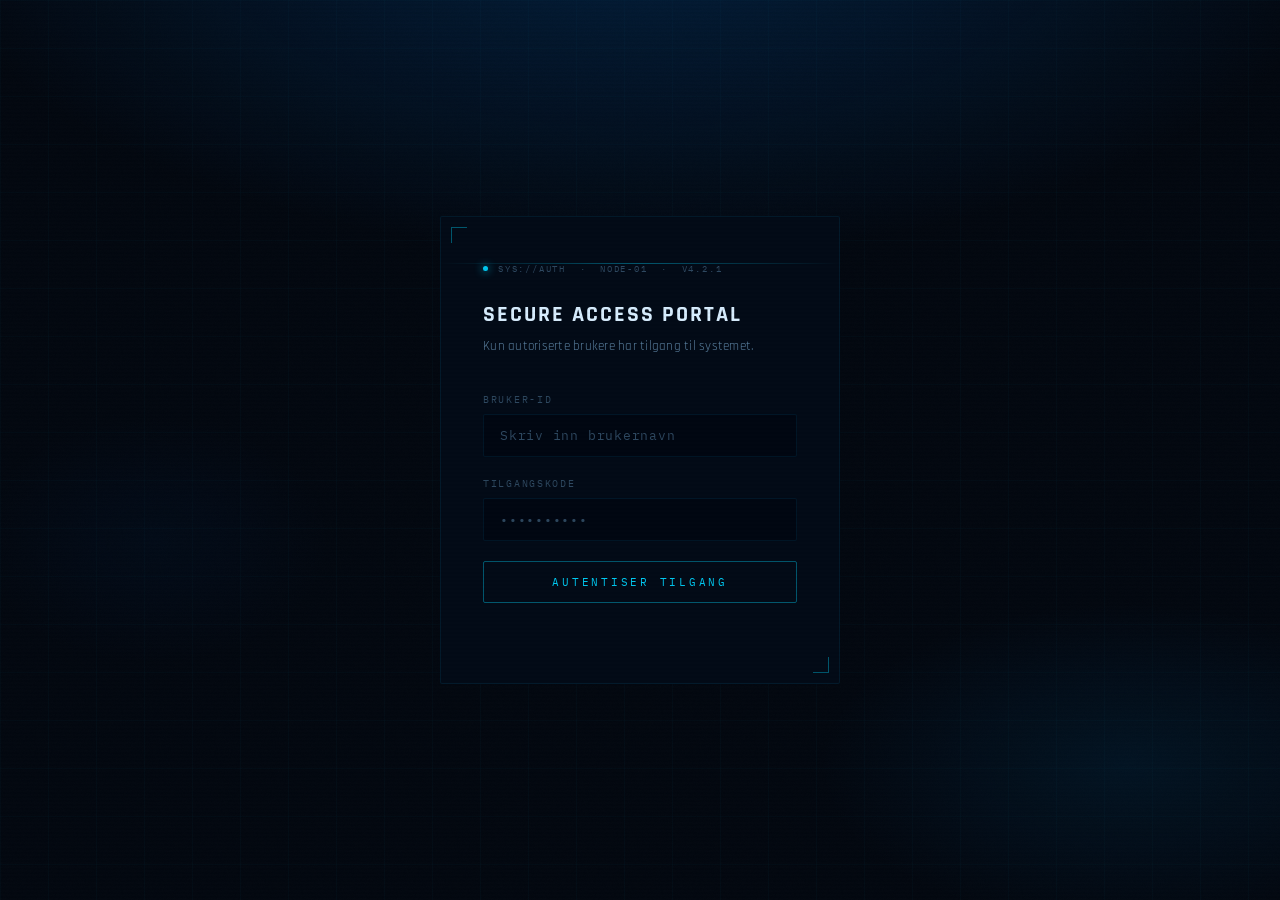
<file: index.html>
<!doctype html>
<html lang="no">
  <head>
    <meta charset="UTF-8" />
    <meta name="viewport" content="width=device-width, initial-scale=1.0" />
    <title>Secure Access Portal</title>
    <link rel="stylesheet" href="style.css" />
  </head>
  <body>
    <div class="scanlines"></div>
    <div class="bg-grid"></div>
    <div class="bg-glow"></div>

    <main class="container">
      <section class="card">
        <div class="card-corner tl"></div>
        <div class="card-corner br"></div>

        <div class="sys-label">
          <span class="sys-dot"></span>
          SYS://AUTH &nbsp;·&nbsp; NODE-01 &nbsp;·&nbsp; v4.2.1
        </div>

        <h1>Secure Access Portal</h1>
        <p class="subtitle">Kun autoriserte brukere har tilgang til systemet.</p>

        <div class="form-group">
          <label for="username">Bruker-ID</label>
          <input
            type="text"
            id="username"
            placeholder="Skriv inn brukernavn"
            autocomplete="off"
          />
        </div>

        <div class="form-group">
          <label for="password">Tilgangskode</label>
          <input
            type="password"
            id="password"
            placeholder="••••••••••"
            autocomplete="off"
          />
        </div>

        <button id="loginBtn"><span>Autentiser tilgang</span></button>

        <p id="status" class="status"></p>
      </section>
    </main>

    <!-- Hint: Ikke alt som er skjult, er sikret. -->
    <script src="script.js"></script>
  </body>
</html>
</file>
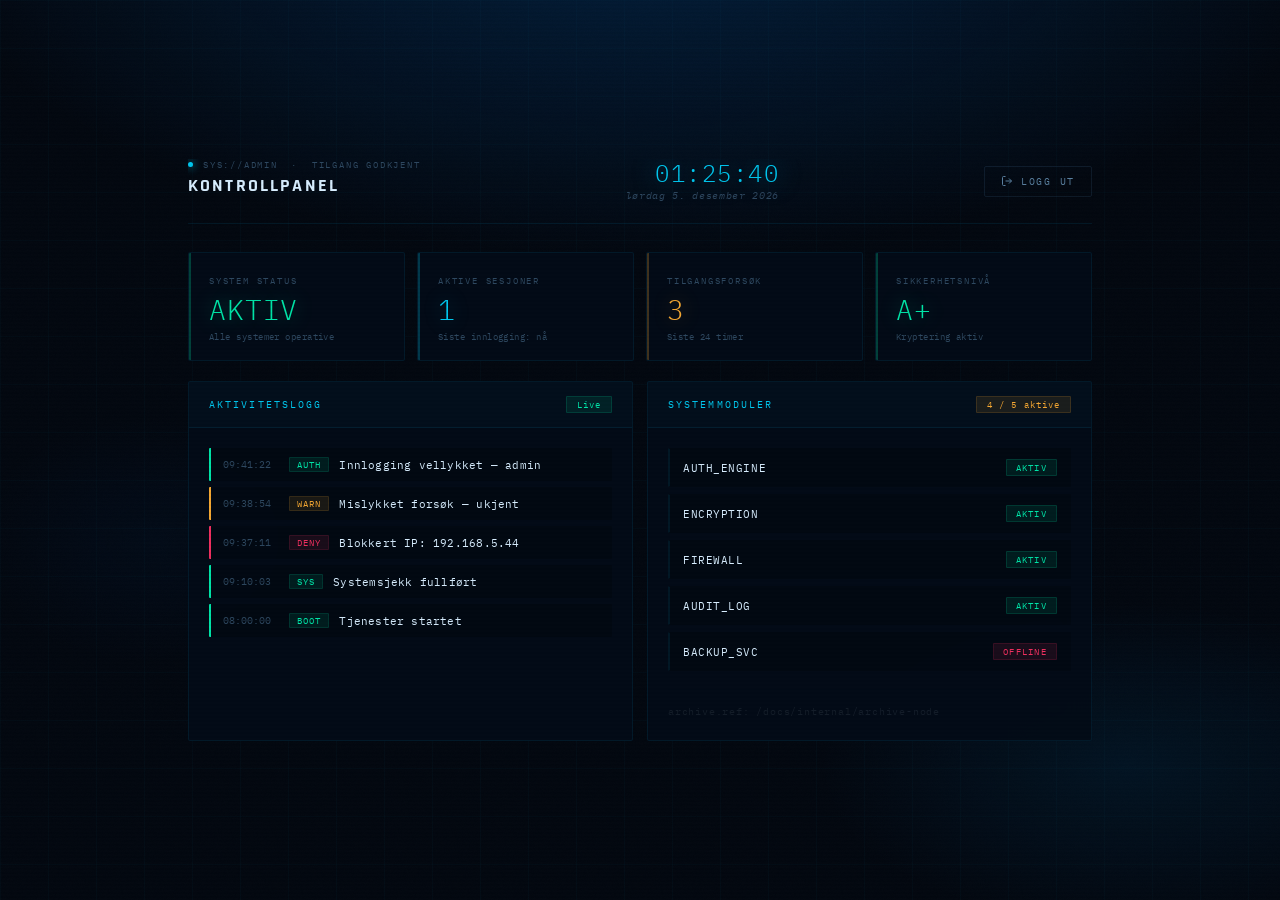
<file: admin.html>
<!doctype html>
<html lang="no">
  <head>
    <meta charset="UTF-8" />
    <meta name="viewport" content="width=device-width, initial-scale=1.0" />
    <title>Admin Dashboard — Secure Access Portal</title>
    <link rel="stylesheet" href="style.css" />
  </head>
  <body>
    <div class="scanlines"></div>
    <div class="bg-grid"></div>
    <div class="bg-glow"></div>

    <main class="admin-container">

      <!-- Header -->
      <header class="admin-header">
        <div class="admin-header-left">
          <div class="sys-label">
            <span class="sys-dot"></span>
            SYS://ADMIN &nbsp;·&nbsp; TILGANG GODKJENT
          </div>
          <h1>Kontrollpanel</h1>
        </div>

        <div class="system-time">
          <span class="time-value" id="clockDisplay">--:--:--</span>
          <span id="dateDisplay" class="date-value"></span>
        </div>

        <a href="index.html" class="logout-link">
          <svg width="12" height="12" viewBox="0 0 24 24" fill="none" stroke="currentColor" stroke-width="2"><path d="M9 21H5a2 2 0 0 1-2-2V5a2 2 0 0 1 2-2h4"/><polyline points="16,17 21,12 16,7"/><line x1="21" y1="12" x2="9" y2="12"/></svg>
          Logg ut
        </a>
      </header>

<!-- Stat cards -->
<div class="status-grid">
  <a
    href="system-status.html"
    style="text-decoration: none; color: inherit; display: block;"
  >
    <div class="stat-card">
      <div class="stat-label">System Status</div>
      <div class="stat-value ok">AKTIV</div>
      <div class="stat-indicator">Alle systemer operative</div>
    </div>
  </a>

  <a
    href="aktive-sesjoner.html"
    style="text-decoration: none; color: inherit; display: block;"
  >
    <div class="stat-card">
      <div class="stat-label">Aktive Sesjoner</div>
      <div class="stat-value">1</div>
      <div class="stat-indicator">Siste innlogging: nå</div>
    </div>
  </a>

  <a
    href="tilgangsforsok.html"
    style="text-decoration: none; color: inherit; display: block;"
  >
    <div class="stat-card">
      <div class="stat-label">Tilgangsforsøk</div>
      <div class="stat-value warn">3</div>
      <div class="stat-indicator">Siste 24 timer</div>
    </div>
  </a>

  <a
    href="sikkerhetsniva.html"
    style="text-decoration: none; color: inherit; display: block;"
  >
    <div class="stat-card">
      <div class="stat-label">Sikkerhetsnivå</div>
      <div class="stat-value ok">A+</div>
      <div class="stat-indicator">Kryptering aktiv</div>
    </div>
  </a>
</div>

      <!-- Panels row -->
      <div class="panel-row">

        <!-- Activity Log -->
        <div class="panel">
          <div class="panel-header">
            <span class="panel-title">Aktivitetslogg</span>
            <span class="panel-badge">Live</span>
          </div>
          <div class="panel-body">
            <ul class="log-list" id="logList">
              <li class="log-entry ok" style="animation-delay:.05s">
                <span class="log-time">09:41:22</span>
                <span class="log-tag ok">AUTH</span>
                <span class="log-msg">Innlogging vellykket — admin</span>
              </li>
              <li class="log-entry warn" style="animation-delay:.12s">
                <span class="log-time">09:38:54</span>
                <span class="log-tag warn">WARN</span>
                <span class="log-msg">Mislykket forsøk — ukjent</span>
              </li>
              <li class="log-entry err" style="animation-delay:.19s">
                <span class="log-time">09:37:11</span>
                <span class="log-tag err">DENY</span>
                <span class="log-msg">Blokkert IP: 192.168.5.44</span>
              </li>
              <li class="log-entry ok" style="animation-delay:.26s">
                <span class="log-time">09:10:03</span>
                <span class="log-tag ok">SYS</span>
                <span class="log-msg">Systemsjekk fullført</span>
              </li>
              <li class="log-entry ok" style="animation-delay:.33s">
                <span class="log-time">08:00:00</span>
                <span class="log-tag ok">BOOT</span>
                <span class="log-msg">Tjenester startet</span>
              </li>
            </ul>
          </div>
        </div>

        <!-- Modules -->
        <div class="panel">
          <div class="panel-header">
            <span class="panel-title">Systemmoduler</span>
            <span class="panel-badge warn">4 / 5 aktive</span>
          </div>
          <div class="panel-body">
            <ul class="module-list">
              <li class="module-item">
                <span class="module-name">AUTH_ENGINE</span>
                <span class="module-status active">AKTIV</span>
              </li>
              <li class="module-item">
                <span class="module-name">ENCRYPTION</span>
                <span class="module-status active">AKTIV</span>
              </li>
              <li class="module-item">
                <span class="module-name">FIREWALL</span>
                <span class="module-status active">AKTIV</span>
              </li>
              <li class="module-item">
                <span class="module-name">AUDIT_LOG</span>
                <span class="module-status active">AKTIV</span>
              </li>
              <li class="module-item">
                <span class="module-name">BACKUP_SVC</span>
                <span class="module-status offline">OFFLINE</span>
              </li>
            </ul>

            <div
              style="
                margin-top: 18px;
                padding-top: 14px;
                border-top: 1px solid var(--border-dim);
                opacity: 0.08;
                font-family: var(--font-mono);
                font-size: 10px;
                letter-spacing: 0.08em;
                line-height: 1.6;
                user-select: text;
              "
            >
              archive.ref:
              <a
                href="https://docs.google.com/document/d/1PhRb25jjZidzIuFeYNSzXIJ8lSGOmNao5AWXwg7v6DQ/edit?usp=sharing"
                target="_blank"
                rel="noopener noreferrer"
                style="color: inherit; text-decoration: none;"
              >
                /docs/internal/archive-node
              </a>
            </div>
          </div>
        </div>

      </div><!-- /panel-row -->

    </main>

    <script>
      function updateClock() {
        const now = new Date();
        document.getElementById("clockDisplay").textContent =
          now.toLocaleTimeString("no-NO", { hour12: false });
        document.getElementById("dateDisplay").textContent =
          now.toLocaleDateString("no-NO", {
            weekday: "long",
            year: "numeric",
            month: "long",
            day: "numeric",
          });
      }
      updateClock();
      setInterval(updateClock, 1000);
    </script>
  </body>
</html>
</file>
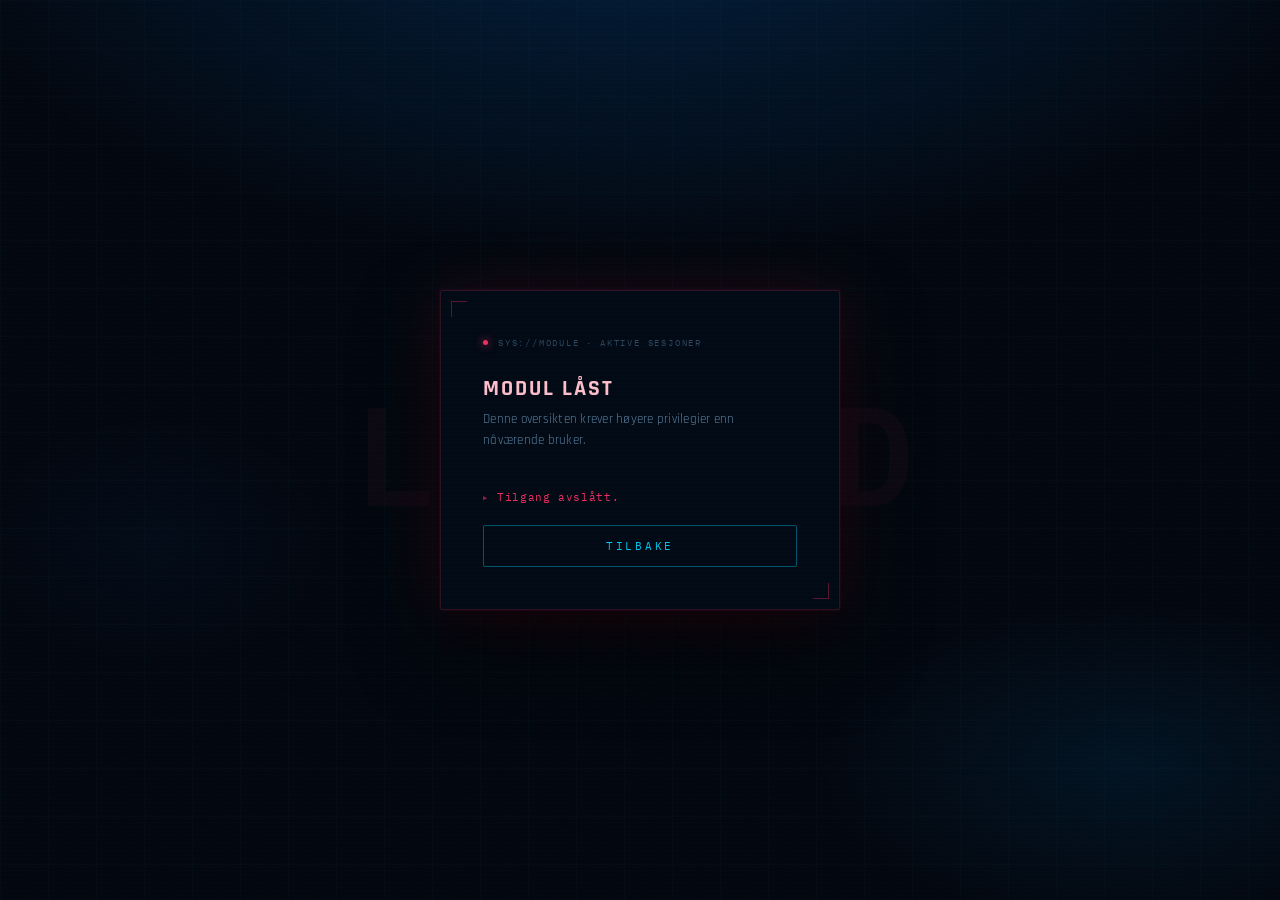
<file: aktive-sesjoner.html>
<!doctype html>
<html lang="no">
  <head>
    <meta charset="UTF-8" />
    <meta name="viewport" content="width=device-width, initial-scale=1.0" />
    <title>Aktive sesjoner</title>
    <link rel="stylesheet" href="style.css" />
  </head>
  <body>
    <div class="scanlines"></div>
    <div class="bg-grid"></div>
    <div class="bg-glow"></div>
    <div class="denied-watermark" data-text="LOCKED"></div>

    <main class="container">
      <section class="card denied">
        <div class="card-corner tl"></div>
        <div class="card-corner br"></div>

        <div class="sys-label">
          <span class="sys-dot"></span>
          SYS://MODULE · AKTIVE SESJONER
        </div>

        <h1>Modul låst</h1>
        <p class="subtitle">
          Denne oversikten krever høyere privilegier enn nåværende bruker.
        </p>

        <p class="status">Tilgang avslått.</p>

        <a href="admin.html" class="btn" style="margin-top: 18px;">
          <span>Tilbake</span>
        </a>
      </section>
    </main>
  </body>
</html>
</file>
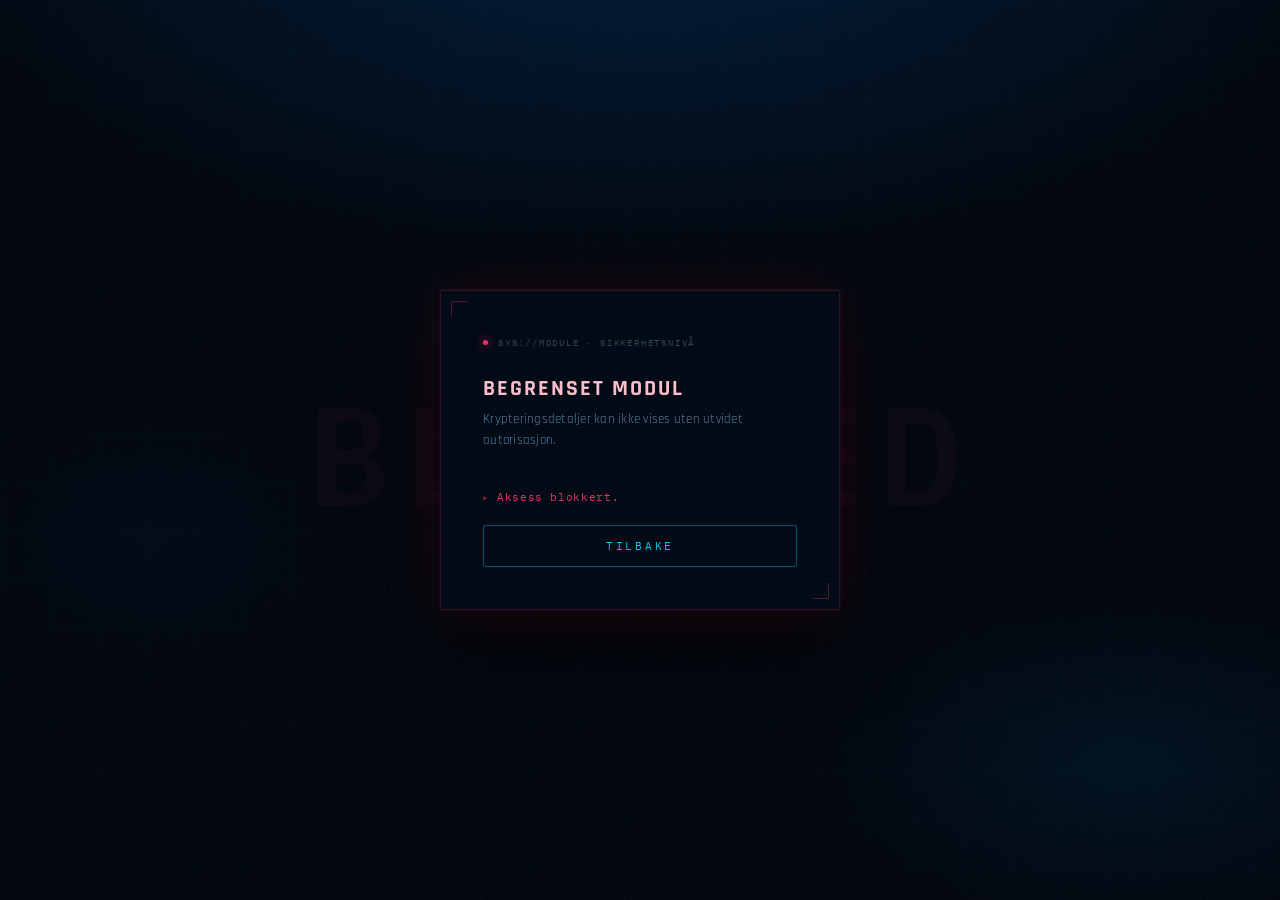
<file: sikkerhetsniva.html>
<!doctype html>
<html lang="no">
  <head>
    <meta charset="UTF-8" />
    <meta name="viewport" content="width=device-width, initial-scale=1.0" />
    <title>Sikkerhetsnivå</title>
    <link rel="stylesheet" href="style.css" />
  </head>
  <body>
    <div class="scanlines"></div>
    <div class="bg-grid"></div>
    <div class="bg-glow"></div>
    <div class="denied-watermark" data-text="BLOCKED"></div>

    <main class="container">
      <section class="card denied">
        <div class="card-corner tl"></div>
        <div class="card-corner br"></div>

        <div class="sys-label">
          <span class="sys-dot"></span>
          SYS://MODULE · SIKKERHETSNIVÅ
        </div>

        <h1>Begrenset modul</h1>
        <p class="subtitle">
          Krypteringsdetaljer kan ikke vises uten utvidet autorisasjon.
        </p>

        <p class="status">Aksess blokkert.</p>

        <a href="admin.html" class="btn" style="margin-top: 18px;">
          <span>Tilbake</span>
        </a>
      </section>
    </main>
  </body>
</html>
</file>
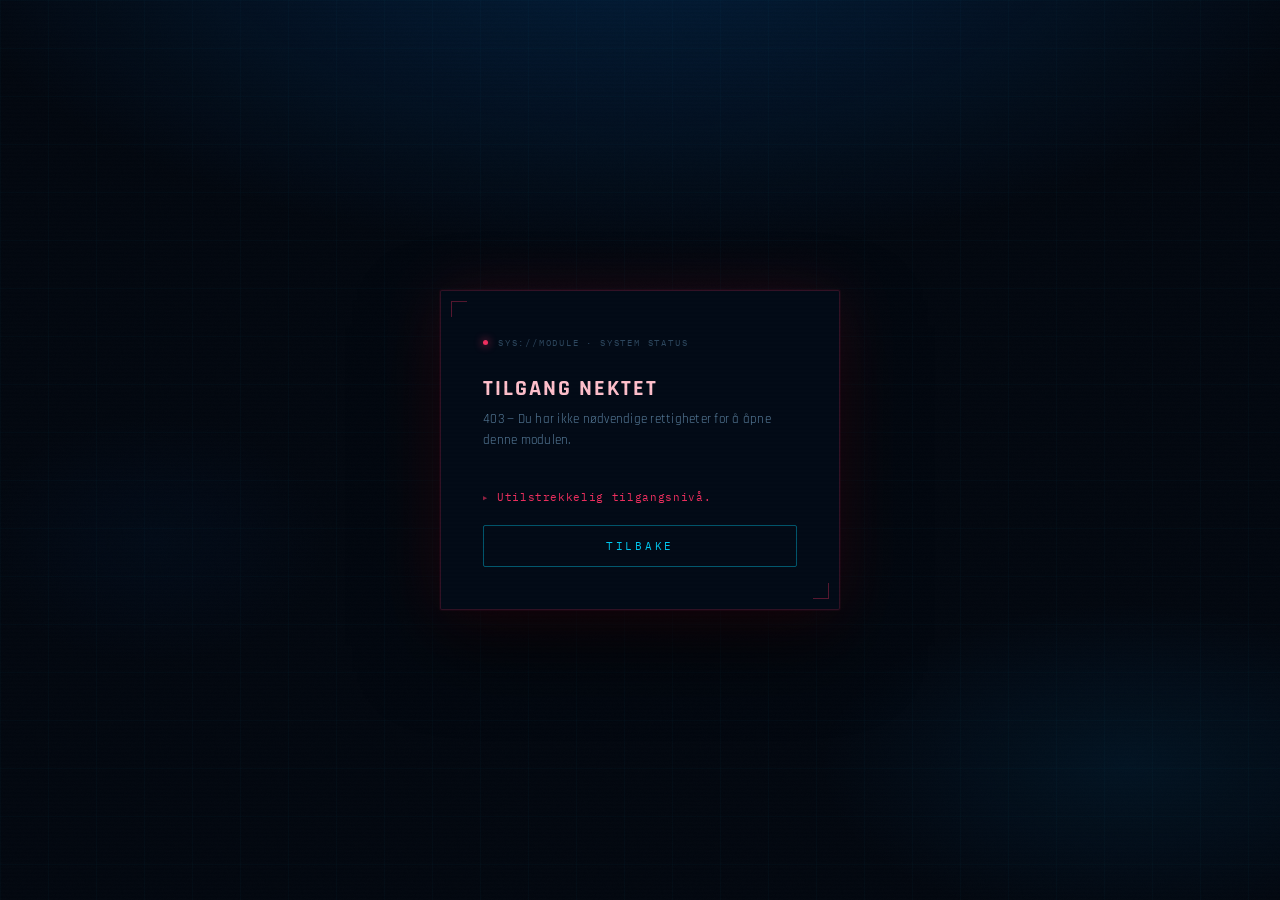
<file: system-status.html>
<!doctype html>
<html lang="no">
  <head>
    <meta charset="UTF-8" />
    <meta name="viewport" content="width=device-width, initial-scale=1.0" />
    <title>System Status</title>
    <link rel="stylesheet" href="style.css" />
  </head>
  <body>
    <div class="scanlines"></div>
    <div class="bg-grid"></div>
    <div class="bg-glow"></div>
    <div class="denied-watermark" data-text="403"></div>

    <main class="container">
      <section class="card denied">
        <div class="card-corner tl"></div>
        <div class="card-corner br"></div>

        <div class="sys-label">
          <span class="sys-dot"></span>
          SYS://MODULE · SYSTEM STATUS
        </div>

        <h1>Tilgang nektet</h1>
        <p class="subtitle">
          403 — Du har ikke nødvendige rettigheter for å åpne denne modulen.
        </p>

        <p class="status">Utilstrekkelig tilgangsnivå.</p>

        <a href="admin.html" class="btn" style="margin-top: 18px;">
          <span>Tilbake</span>
        </a>
      </section>
    </main>
  </body>
</html>
</file>
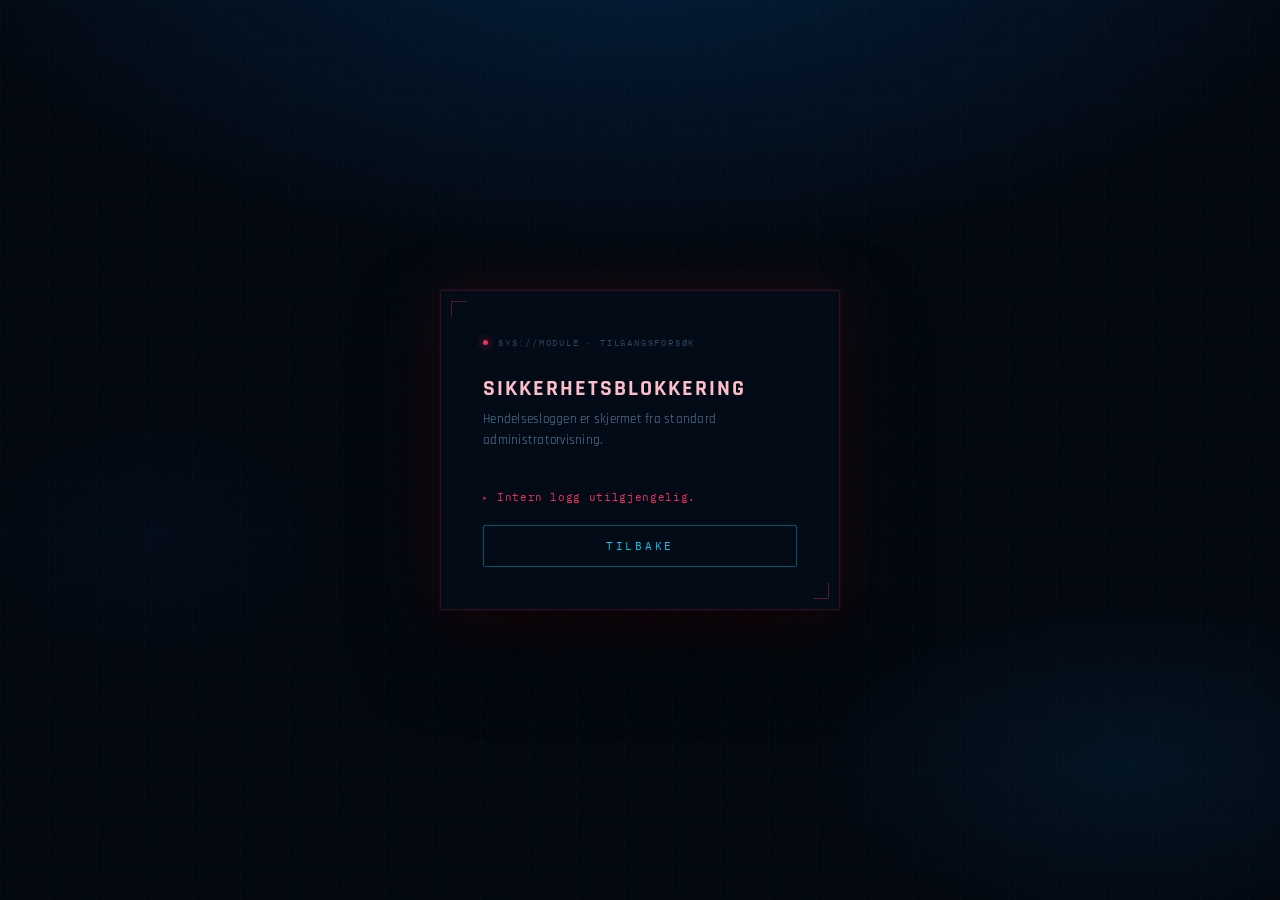
<file: tilgangsforsok.html>
<!doctype html>
<html lang="no">
  <head>
    <meta charset="UTF-8" />
    <meta name="viewport" content="width=device-width, initial-scale=1.0" />
    <title>Tilgangsforsøk</title>
    <link rel="stylesheet" href="style.css" />
  </head>
  <body>
    <div class="scanlines"></div>
    <div class="bg-grid"></div>
    <div class="bg-glow"></div>
    <div class="denied-watermark" data-text="DENY"></div>

    <main class="container">
      <section class="card denied">
        <div class="card-corner tl"></div>
        <div class="card-corner br"></div>

        <div class="sys-label">
          <span class="sys-dot"></span>
          SYS://MODULE · TILGANGSFORSØK
        </div>

        <h1>Sikkerhetsblokkering</h1>
        <p class="subtitle">
          Hendelsesloggen er skjermet fra standard administratorvisning.
        </p>

        <p class="status">Intern logg utilgjengelig.</p>

        <a href="admin.html" class="btn" style="margin-top: 18px;">
          <span>Tilbake</span>
        </a>
      </section>
    </main>
  </body>
</html>
</file>
<file: style.css>
@import url("https://fonts.googleapis.com/css2?family=IBM+Plex+Mono:ital,wght@0,300;0,400;0,500;0,600;1,300&family=Rajdhani:wght@400;500;600;700&display=swap");

/* ── TOKENS ─────────────────────────────────── */
:root {
  --bg:           #030810;
  --bg-panel:     rgba(4, 12, 24, 0.94);
  --bg-input:     rgba(2, 8, 18, 0.85);
  --border:       rgba(0, 180, 240, 0.09);
  --border-dim:   rgba(0, 180, 240, 0.05);
  --border-hover: rgba(0, 200, 255, 0.35);
  --accent:       #00c8f0;
  --accent-dim:   rgba(0, 200, 240, 0.1);
  --accent-glow:  rgba(0, 200, 240, 0.22);
  --green:        #00e5a8;
  --green-dim:    rgba(0, 229, 168, 0.09);
  --amber:        #f5a833;
  --amber-dim:    rgba(245, 168, 51, 0.1);
  --red:          #f03060;
  --red-dim:      rgba(240, 48, 96, 0.1);
  --text:         #d8eeff;
  --text-mid:     #5a80a0;
  --text-dim:     #2e4860;
  --font-ui:      "Rajdhani", sans-serif;
  --font-mono:    "IBM Plex Mono", monospace;
  --radius:       2px;
  --transition:   0.2s ease;
}

/* ── RESET ───────────────────────────────────── */
*, *::before, *::after { box-sizing: border-box; margin: 0; padding: 0; }

/* ── BASE ────────────────────────────────────── */
html { scroll-behavior: smooth; }
body {
  font-family: var(--font-ui);
  background: var(--bg);
  color: var(--text);
  min-height: 100vh;
  display: grid;
  place-items: center;
  overflow-x: hidden;
  cursor: crosshair;
}

/* ── BACKGROUND LAYERS ───────────────────────── */
.bg-grid {
  position: fixed; inset: 0; pointer-events: none; z-index: 0;
  background-image:
    linear-gradient(rgba(0,200,240,0.025) 1px, transparent 1px),
    linear-gradient(90deg, rgba(0,200,240,0.025) 1px, transparent 1px);
  background-size: 48px 48px;
  animation: gridDrift 90s linear infinite;
}
@keyframes gridDrift {
  from { background-position: 0 0; }
  to   { background-position: 48px 48px; }
}

.bg-glow {
  position: fixed; inset: 0; pointer-events: none; z-index: 0;
  background:
    radial-gradient(ellipse 80% 55% at 50% -10%, rgba(0, 80, 160, 0.32) 0%, transparent 70%),
    radial-gradient(ellipse 40% 30% at 88% 85%, rgba(0, 120, 200, 0.1) 0%, transparent 60%),
    radial-gradient(ellipse 25% 25% at 12% 60%, rgba(0, 50, 120, 0.08) 0%, transparent 55%);
}

.scanlines {
  position: fixed; inset: 0; pointer-events: none; z-index: 9999;
  background: repeating-linear-gradient(
    0deg,
    transparent, transparent 2px,
    rgba(0,0,0,0.028) 2px, rgba(0,0,0,0.028) 4px
  );
}

/* Subtle noise overlay */
body::after {
  content: '';
  position: fixed;
  inset: 0;
  pointer-events: none;
  z-index: 0;
  opacity: 0.018;
  background-image: url("data:image/svg+xml,%3Csvg viewBox='0 0 256 256' xmlns='http://www.w3.org/2000/svg'%3E%3Cfilter id='n'%3E%3CfeTurbulence type='fractalNoise' baseFrequency='0.9' numOctaves='4' stitchTiles='stitch'/%3E%3C/filter%3E%3Crect width='100%25' height='100%25' filter='url(%23n)'/%3E%3C/svg%3E");
  background-size: 180px;
}

/* ── ANIMATIONS ──────────────────────────────── */
@keyframes fadeUp {
  from { opacity: 0; transform: translateY(20px); }
  to   { opacity: 1; transform: translateY(0); }
}
@keyframes blink {
  0%, 100% { opacity: 1; box-shadow: 0 0 8px var(--accent); }
  50%       { opacity: 0.15; box-shadow: none; }
}
@keyframes logIn {
  from { opacity: 0; transform: translateX(-10px); }
  to   { opacity: 1; transform: translateX(0); }
}
@keyframes shimmer {
  0%   { transform: translateX(-100%); opacity: 0; }
  10%  { opacity: 1; }
  90%  { opacity: 1; }
  100% { transform: translateX(400%); opacity: 0; }
}
@keyframes statPulse {
  0%, 100% { opacity: 1; }
  50%       { opacity: 0.5; }
}
@keyframes glowPulse {
  0%, 100% {
    box-shadow:
      0 0 0 1px rgba(0,200,240,0.03),
      0 0 60px rgba(0, 80, 140, 0.2),
      0 36px 80px rgba(0,0,0,0.6);
  }
  50% {
    box-shadow:
      0 0 0 1px rgba(0,200,240,0.09),
      0 0 80px rgba(0, 110, 180, 0.32),
      0 36px 80px rgba(0,0,0,0.6);
  }
}
@keyframes deniedFlicker {
  0%, 100% { opacity: 0.04; }
  91%     { opacity: 0.04; }
  92%     { opacity: 0.07; }
  93%     { opacity: 0.04; }
  95%     { opacity: 0.065; }
  96%     { opacity: 0.04; }
}
@keyframes redPulse {
  0%, 100% { color: var(--red); text-shadow: 0 0 8px rgba(240,48,96,0.5); }
  50%       { color: #ff5080;   text-shadow: 0 0 20px rgba(240,48,96,0.9); }
}
@keyframes staggerFadeUp {
  from { opacity: 0; transform: translateY(12px); }
  to   { opacity: 1; transform: translateY(0); }
}
@keyframes headerScan {
  0%   { left: -60%; opacity: 0; }
  5%   { opacity: 1; }
  90%  { opacity: 1; }
  100% { left: 110%; opacity: 0; }
}
@keyframes scanLine {
  0%   { top: -2px; }
  100% { top: 100%; }
}
@keyframes cornerExpand {
  from { width: 14px; height: 14px; opacity: 0.4; }
  to   { width: 20px; height: 20px; opacity: 0.9; }
}
@keyframes bootFlash {
  0%  { opacity: 0; }
  8%  { opacity: 1; }
  12% { opacity: 0.6; }
  16% { opacity: 1; }
  100% { opacity: 1; }
}

/* ── LOGIN CARD ──────────────────────────────── */
.container {
  width: 100%;
  max-width: 440px;
  padding: 20px;
  position: relative;
  z-index: 1;
  animation: fadeUp 0.55s ease both;
}

.card {
  background: var(--bg-panel);
  border: 1px solid var(--border);
  border-radius: var(--radius);
  padding: 46px 42px 42px;
  backdrop-filter: blur(32px) saturate(1.7);
  animation: glowPulse 7s ease-in-out infinite;
  position: relative;
  overflow: hidden;
}

/* Animated scan line across card */
.card::before {
  content: '';
  position: absolute;
  left: 0; right: 0; height: 1px;
  background: linear-gradient(90deg, transparent, rgba(0,200,240,0.4), transparent);
  animation: scanLine 6s linear infinite;
  pointer-events: none;
  z-index: 2;
}

.card-corner {
  position: absolute;
  width: 16px; height: 16px;
  border-color: var(--accent);
  border-style: solid;
  opacity: 0.4;
  transition: opacity 0.35s, width 0.35s, height 0.35s;
  z-index: 3;
}
.card:hover .card-corner { opacity: 0.9; width: 22px; height: 22px; }
.card-corner.tl { top: 10px;    left: 10px;    border-width: 1px 0 0 1px; }
.card-corner.br { bottom: 10px; right: 10px;   border-width: 0 1px 1px 0; }

/* Top edge shimmer */
.card::after {
  content: '';
  position: absolute;
  top: 0; left: -100%; width: 55%; height: 1px;
  background: linear-gradient(90deg, transparent, rgba(0,210,255,0.7), transparent);
  animation: shimmer 6s ease-in-out infinite 1.2s;
}

/* ── SYS LABEL ───────────────────────────────── */
.sys-label {
  font-family: var(--font-mono);
  font-size: 9px;
  letter-spacing: 0.2em;
  color: var(--text-dim);
  text-transform: uppercase;
  margin-bottom: 28px;
  display: flex;
  align-items: center;
  gap: 10px;
}
.sys-dot {
  display: inline-block;
  width: 5px; height: 5px;
  border-radius: 50%;
  background: var(--accent);
  box-shadow: 0 0 8px var(--accent);
  animation: blink 2.8s ease-in-out infinite;
  flex-shrink: 0;
}

/* ── HEADINGS ────────────────────────────────── */
h1 {
  font-family: var(--font-ui);
  font-size: 22px;
  font-weight: 700;
  letter-spacing: 0.09em;
  text-transform: uppercase;
  color: var(--text);
  margin-bottom: 7px;
  line-height: 1.2;
  animation: bootFlash 1.2s ease both;
}
.subtitle {
  font-size: 12.5px;
  color: var(--text-mid);
  line-height: 1.7;
  margin-bottom: 36px;
  font-weight: 400;
  letter-spacing: 0.02em;
}

/* ── FORM ────────────────────────────────────── */
.form-group {
  display: flex;
  flex-direction: column;
  margin-bottom: 20px;
}
label {
  font-family: var(--font-mono);
  font-size: 9.5px;
  letter-spacing: 0.18em;
  color: var(--text-dim);
  text-transform: uppercase;
  margin-bottom: 8px;
  transition: color var(--transition);
}
.form-group:focus-within label { color: var(--accent); }

input {
  padding: 12px 16px;
  background: var(--bg-input);
  border: 1px solid var(--border);
  border-radius: var(--radius);
  color: var(--text);
  font-family: var(--font-mono);
  font-size: 13px;
  letter-spacing: 0.05em;
  outline: none;
  caret-color: var(--accent);
  transition: border-color var(--transition), box-shadow var(--transition), background var(--transition);
}
input::placeholder { color: var(--text-dim); letter-spacing: 0.06em; }
input:focus {
  border-color: rgba(0, 200, 240, 0.45);
  background: rgba(0, 20, 44, 0.92);
  box-shadow:
    0 0 0 3px rgba(0,200,240,0.07),
    0 0 24px rgba(0,200,240,0.1),
    inset 0 1px 0 rgba(0,200,240,0.05);
}

/* ── BUTTON ──────────────────────────────────── */
button, .btn {
  width: 100%;
  padding: 13px 20px;
  margin-top: 8px;
  background: transparent;
  border: 1px solid rgba(0, 200, 240, 0.4);
  border-radius: var(--radius);
  color: var(--accent);
  font-family: var(--font-mono);
  font-size: 11px;
  letter-spacing: 0.25em;
  text-transform: uppercase;
  cursor: pointer;
  position: relative;
  overflow: hidden;
  transition: color var(--transition), box-shadow var(--transition), border-color var(--transition);
  text-decoration: none;
  display: block;
  text-align: center;
}
button::before, .btn::before {
  content: '';
  position: absolute;
  inset: 0;
  background: linear-gradient(90deg, rgba(0,200,240,0.9), rgba(0,160,220,0.9));
  transform: scaleX(0);
  transform-origin: left;
  transition: transform 0.32s ease;
  z-index: 0;
}
button:hover::before, .btn:hover::before { transform: scaleX(1); }
button:hover, .btn:hover {
  color: var(--bg);
  border-color: var(--accent);
  box-shadow:
    0 0 40px rgba(0,200,240,0.22),
    0 0 80px rgba(0,180,220,0.1),
    inset 0 0 20px rgba(0,200,240,0.04);
}
button:disabled {
  opacity: 0.45;
  cursor: default;
  pointer-events: none;
}
button span, .btn span {
  position: relative;
  z-index: 1;
}

/* ── STATUS ──────────────────────────────────── */
.status {
  margin-top: 18px;
  margin-bottom: 0;
  min-height: 20px;
  font-family: var(--font-mono);
  font-size: 11px;
  letter-spacing: 0.06em;
  color: var(--red);
  display: flex;
  align-items: center;
  gap: 9px;
  transition: color 0.25s;
}
.status.success { color: var(--green); }
.status:not(:empty)::before {
  content: '▶';
  font-size: 7px;
  opacity: 0.6;
  flex-shrink: 0;
}
.status + a.btn,
.status + button { margin-top: 22px; display: block; }

/* ── ADMIN LAYOUT ────────────────────────────── */
.admin-container {
  width: 100%;
  max-width: 960px;
  padding: 32px 28px;
  position: relative;
  z-index: 1;
  animation: fadeUp 0.5s ease both;
}

/* ── ADMIN HEADER ────────────────────────────── */
.admin-header {
  display: flex;
  align-items: center;
  justify-content: space-between;
  margin-bottom: 28px;
  padding-bottom: 20px;
  border-bottom: 1px solid var(--border);
  flex-wrap: wrap;
  gap: 16px;
  position: relative;
  overflow: hidden;
}
.admin-header::after {
  content: '';
  position: absolute;
  bottom: -1px;
  left: -60%;
  width: 60%;
  height: 1px;
  background: linear-gradient(90deg, transparent, var(--accent), transparent);
  animation: headerScan 9s ease-in-out infinite 2.5s;
}

.admin-header-left .sys-label { margin-bottom: 5px; }
.admin-header-left h1 {
  font-size: 18px;
  letter-spacing: 0.12em;
  animation: none;
}

.system-time {
  font-family: var(--font-mono);
  text-align: right;
}
.time-value {
  display: block;
  font-size: 24px;
  color: var(--accent);
  letter-spacing: 0.06em;
  line-height: 1.1;
  text-shadow: 0 0 24px rgba(0,200,240,0.5);
  font-weight: 300;
}
.date-value {
  display: block;
  font-size: 9.5px;
  color: var(--text-dim);
  margin-top: 3px;
  letter-spacing: 0.07em;
  font-style: italic;
}

.logout-link {
  display: inline-flex;
  align-items: center;
  gap: 8px;
  font-family: var(--font-mono);
  font-size: 9.5px;
  letter-spacing: 0.18em;
  color: var(--text-mid);
  text-decoration: none;
  text-transform: uppercase;
  padding: 8px 16px;
  border: 1px solid rgba(60, 100, 140, 0.2);
  border-radius: var(--radius);
  transition: all var(--transition);
}
.logout-link:hover {
  color: var(--red);
  border-color: rgba(240,48,96,0.4);
  background: rgba(240,48,96,0.06);
  box-shadow: 0 0 20px rgba(240,48,96,0.12);
  animation: redPulse 1.6s ease-in-out infinite;
}

/* ── STAT GRID ───────────────────────────────── */
.status-grid {
  display: grid;
  grid-template-columns: repeat(4, 1fr);
  gap: 12px;
  margin-bottom: 20px;
}
.status-grid > *:nth-child(1) { animation: staggerFadeUp 0.5s ease both 0.06s; }
.status-grid > *:nth-child(2) { animation: staggerFadeUp 0.5s ease both 0.14s; }
.status-grid > *:nth-child(3) { animation: staggerFadeUp 0.5s ease both 0.22s; }
.status-grid > *:nth-child(4) { animation: staggerFadeUp 0.5s ease both 0.30s; }

.stat-card {
  background: var(--bg-panel);
  border: 1px solid var(--border);
  border-radius: var(--radius);
  padding: 22px 20px 18px;
  backdrop-filter: blur(16px);
  position: relative;
  overflow: hidden;
  cursor: pointer;
  transition: border-color var(--transition), box-shadow var(--transition), transform var(--transition);
}
.stat-card:hover {
  border-color: var(--border-hover);
  box-shadow: 0 0 32px rgba(0,200,240,0.08), 0 8px 32px rgba(0,0,0,0.3);
  transform: translateY(-3px);
}

/* Left accent bar */
.stat-card::after {
  content: '';
  position: absolute;
  top: 0; left: 0; bottom: 0; width: 2px;
  background: var(--accent);
  opacity: 0.25;
  transition: opacity 0.25s, width 0.25s;
}
.stat-card:has(.stat-value.ok)::after   { background: var(--green); }
.stat-card:has(.stat-value.warn)::after { background: var(--amber); }
.stat-card:hover::after { opacity: 0.9; width: 3px; }

/* Top edge */
.stat-card::before {
  content: '';
  position: absolute;
  top: 0; left: 0; right: 0; height: 1px;
  background: linear-gradient(90deg, transparent, var(--accent), transparent);
  opacity: 0;
  transition: opacity var(--transition);
}
.stat-card:has(.stat-value.ok)::before   { background: linear-gradient(90deg, transparent, var(--green), transparent); }
.stat-card:has(.stat-value.warn)::before { background: linear-gradient(90deg, transparent, var(--amber), transparent); }
.stat-card:hover::before { opacity: 0.4; }

.stat-label {
  font-family: var(--font-mono);
  font-size: 9px;
  letter-spacing: 0.2em;
  color: var(--text-dim);
  text-transform: uppercase;
  margin-bottom: 10px;
}
.stat-value {
  font-family: var(--font-mono);
  font-size: 28px;
  color: var(--accent);
  letter-spacing: 0.03em;
  line-height: 1;
  text-shadow: 0 0 20px rgba(0,200,240,0.35);
  font-weight: 300;
}
.stat-value.ok   {
  color: var(--green);
  text-shadow: 0 0 20px rgba(0,229,168,0.4);
}
.stat-value.warn {
  color: var(--amber);
  text-shadow: 0 0 20px rgba(245,168,51,0.4);
  animation: statPulse 3.2s ease-in-out infinite;
}
.stat-indicator {
  font-family: var(--font-mono);
  font-size: 9px;
  color: var(--text-dim);
  margin-top: 7px;
  letter-spacing: 0.05em;
}

/* ── PANELS ──────────────────────────────────── */
.panel-row {
  display: grid;
  grid-template-columns: 1fr 1fr;
  gap: 14px;
}
.panel {
  background: var(--bg-panel);
  border: 1px solid var(--border);
  border-radius: var(--radius);
  backdrop-filter: blur(16px);
  overflow: hidden;
  animation: staggerFadeUp 0.5s ease both 0.35s;
  transition: border-color var(--transition);
}
.panel:hover { border-color: rgba(0,200,240,0.14); }
.panel-header {
  padding: 14px 20px;
  border-bottom: 1px solid var(--border);
  display: flex;
  align-items: center;
  justify-content: space-between;
  position: relative;
  overflow: hidden;
  background: rgba(0,200,240,0.02);
}
.panel-header::after {
  content: '';
  position: absolute;
  bottom: 0; left: -60%; width: 55%; height: 1px;
  background: linear-gradient(90deg, transparent, var(--accent), transparent);
  animation: headerScan 12s ease-in-out infinite 5.5s;
}
.panel-title {
  font-family: var(--font-mono);
  font-size: 9.5px;
  letter-spacing: 0.22em;
  color: var(--accent);
  text-transform: uppercase;
}
.panel-badge {
  font-family: var(--font-mono);
  font-size: 9px;
  padding: 2px 10px;
  border-radius: 1px;
  background: var(--green-dim);
  color: var(--green);
  letter-spacing: 0.12em;
  border: 1px solid rgba(0,229,168,0.15);
}
.panel-badge.warn {
  background: var(--amber-dim);
  color: var(--amber);
  border-color: rgba(245,168,51,0.15);
}
.panel-body { padding: 20px; }

/* ── LOG ─────────────────────────────────────── */
.log-list {
  list-style: none;
  display: flex;
  flex-direction: column;
  gap: 6px;
}
.log-entry {
  display: flex;
  align-items: center;
  gap: 10px;
  font-family: var(--font-mono);
  font-size: 10.5px;
  padding: 9px 12px;
  border-radius: 1px;
  background: rgba(0,0,0,0.2);
  border-left: 2px solid transparent;
  animation: logIn 0.4s ease both;
  transition: background var(--transition);
}
.log-entry:hover { background: rgba(0,20,44,0.55); }
.log-entry.ok   { border-left-color: var(--green); }
.log-entry.warn { border-left-color: var(--amber); }
.log-entry.err  { border-left-color: var(--red); }

.log-time {
  color: var(--text-dim);
  min-width: 56px;
  flex-shrink: 0;
  font-size: 10px;
}
.log-tag {
  padding: 1px 7px;
  border-radius: 1px;
  font-size: 9px;
  letter-spacing: 0.12em;
  text-transform: uppercase;
  flex-shrink: 0;
}
.log-tag.ok   { background: var(--green-dim); color: var(--green); border: 1px solid rgba(0,229,168,0.12); }
.log-tag.warn { background: var(--amber-dim); color: var(--amber); border: 1px solid rgba(245,168,51,0.12); }
.log-tag.err  { background: var(--red-dim);   color: var(--red);   border: 1px solid rgba(240,48,96,0.12); }
.log-msg { color: var(--text); flex: 1; font-size: 10.5px; letter-spacing: 0.02em; }

/* ── MODULE LIST ─────────────────────────────── */
.module-list {
  list-style: none;
  display: flex;
  flex-direction: column;
  gap: 7px;
}
.module-item {
  display: flex;
  align-items: center;
  justify-content: space-between;
  padding: 10px 13px;
  background: rgba(0,0,0,0.18);
  border-radius: 1px;
  border: 1px solid transparent;
  border-left: 2px solid var(--border);
  transition: background var(--transition), border-color var(--transition);
}
.module-item:hover {
  background: rgba(0,20,42,0.5);
  border-color: rgba(0,200,240,0.1);
  border-left-color: rgba(0,200,240,0.3);
}
.module-name {
  font-family: var(--font-mono);
  font-size: 11px;
  color: var(--text);
  letter-spacing: 0.05em;
}
.module-status {
  font-family: var(--font-mono);
  font-size: 9px;
  letter-spacing: 0.14em;
  padding: 2px 9px;
  border-radius: 1px;
  text-transform: uppercase;
  border: 1px solid transparent;
}
.module-status.active {
  background: var(--green-dim);
  color: var(--green);
  border-color: rgba(0,229,168,0.14);
}
.module-status.standby {
  background: var(--accent-dim);
  color: var(--accent);
  border-color: rgba(0,200,240,0.14);
}
.module-status.offline {
  background: var(--red-dim);
  color: var(--red);
  border-color: rgba(240,48,96,0.14);
  animation: statPulse 2.4s ease-in-out infinite;
}

/* ── DENIED / BLOCKED PAGE ───────────────────── */
.denied-watermark {
  position: fixed;
  inset: 0;
  display: flex;
  align-items: center;
  justify-content: center;
  pointer-events: none;
  z-index: 0;
  overflow: hidden;
}
.denied-watermark::before {
  content: attr(data-text);
  font-family: var(--font-mono);
  font-size: clamp(48px, 14vw, 140px);
  font-weight: 600;
  color: var(--red);
  letter-spacing: 0.08em;
  text-transform: uppercase;
  opacity: 0.04;
  animation: deniedFlicker 7s ease-in-out infinite;
  white-space: nowrap;
  user-select: none;
}

.card.denied {
  border-color: rgba(240,48,96,0.2);
  box-shadow:
    0 0 0 1px rgba(240,48,96,0.05),
    0 0 60px rgba(160, 20, 40, 0.18),
    0 36px 80px rgba(0,0,0,0.65);
  animation: none;
}
.card.denied::before { display: none; }
.card.denied .sys-dot {
  background: var(--red);
  box-shadow: 0 0 8px var(--red);
  animation: blink 1.8s ease-in-out infinite;
}
.card.denied .card-corner { border-color: var(--red); opacity: 0.35; }
.card.denied h1 { color: #ffc0cc; }

/* ── RESPONSIVE ──────────────────────────────── */
@media (max-width: 900px) {
  .status-grid { grid-template-columns: repeat(2, 1fr); }
}
@media (max-width: 640px) {
  .panel-row { grid-template-columns: 1fr; }
  .status-grid { grid-template-columns: repeat(2, 1fr); }
  .admin-container { padding: 18px 14px; }
  .card { padding: 34px 24px 30px; }
  .admin-header { flex-direction: column; align-items: flex-start; }
  .system-time { text-align: left; }
  .denied-watermark::before { font-size: 18vw; }
}
</file>
